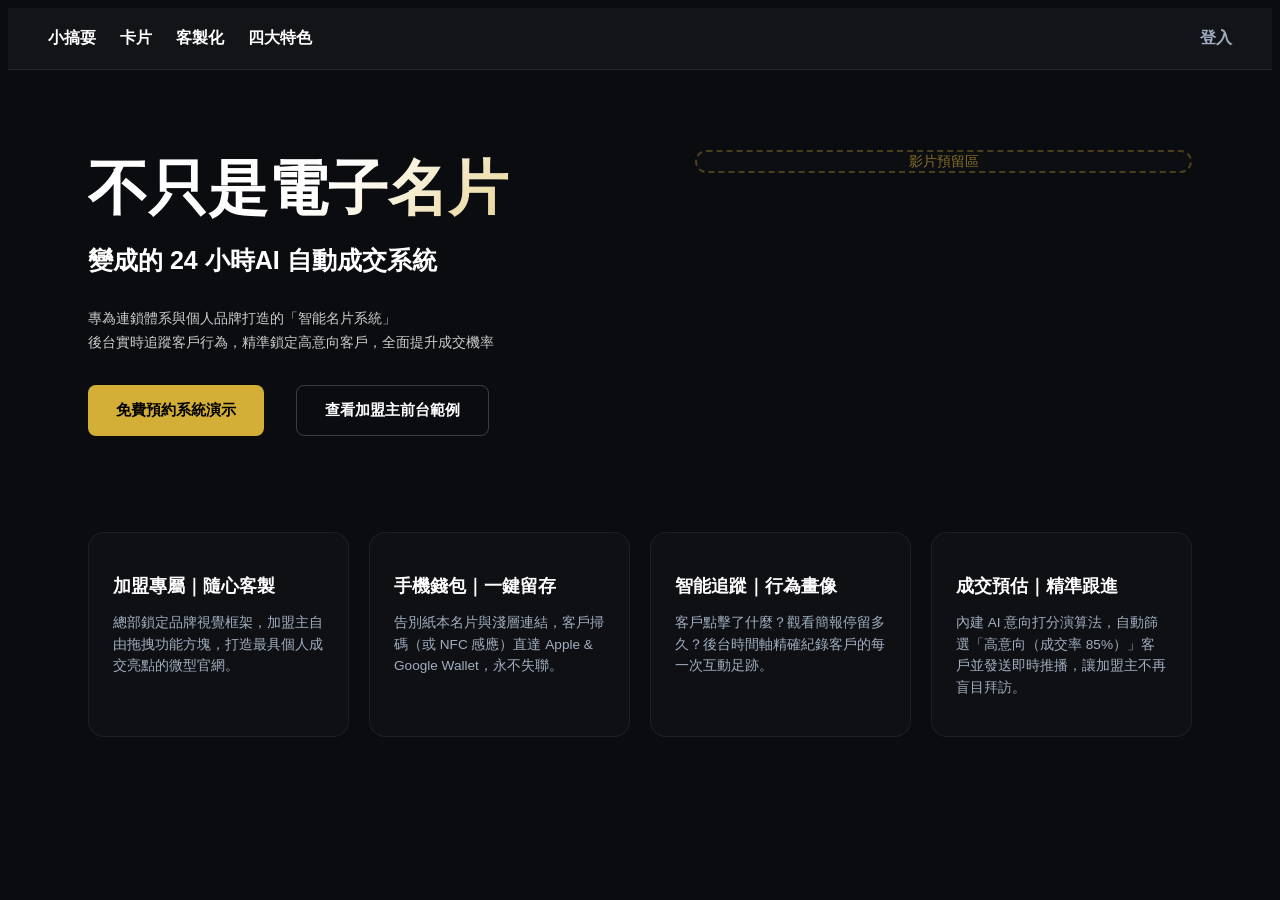
<file: index.html>
<!DOCTYPE html>
<html lang="zh-TW">

<head>
    <meta name="viewport" content="width=device-width, initial-scale=1.0" />
    <meta charset="utf-8" />
    <title>business-card</title>
    <link rel="stylesheet" href="index.css">
</head>

<body>
    <header class="title">
        <nav class="title1">
            <div>小搞耍</div>
            <div>卡片</div>
            <div>客製化</div>
            <div>四大特色</div>
        </nav>
        <div class="title2">
            <a href="signin.html" style="color: inherit; text-decoration: none;">登入</a>
        </div>
    </header>
    <main>
        <div class="hero-section">
            <div class="hero-section1">
                <h1 class="hero-title">不只是電子名片</h1>
                <h2>變成的 24 小時AI 自動成交系統</h2>
                <p class="hero-subtitle">專為連鎖體系與個人品牌打造的「智能名片系統」<br>後台實時追蹤客戶行為，精準鎖定高意向客戶，全面提升成交機率</p>
                <div class="cta-group">
                    <button class="btn btn-primary">免費預約系統演示</button>
                    <button class="btn btn-secondary">查看加盟主前台範例</button>
                </div>
            </div>
            <div class="hero-section2">
                影片預留區
            </div>
        </div>
        <div class="left-features-list">
            <div class="feature-item">
                <h3>加盟專屬｜隨心客製</h3>
                <p>總部鎖定品牌視覺框架，加盟主自由拖拽功能方塊，打造最具個人成交亮點的微型官網。</p>
            </div>
            <div class="feature-item">
                <h3>手機錢包｜一鍵留存</h3>
                <p>告別紙本名片與淺層連結，客戶掃碼（或 NFC 感應）直達 Apple & Google Wallet，永不失聯。</p>
            </div>
            <div class="feature-item">
                <h3>智能追蹤｜行為畫像</h3>
                <p>客戶點擊了什麼？觀看簡報停留多久？後台時間軸精確紀錄客戶的每一次互動足跡。</p>
            </div>
            <div class="feature-item">
                <h3>成交預估｜精準跟進</h3>
                <p>內建 AI 意向打分演算法，自動篩選「高意向（成交率 85%）」客戶並發送即時推播，讓加盟主不再盲目拜訪。</p>
            </div>
        </div>
    </main>
</body>

</html>
</file>
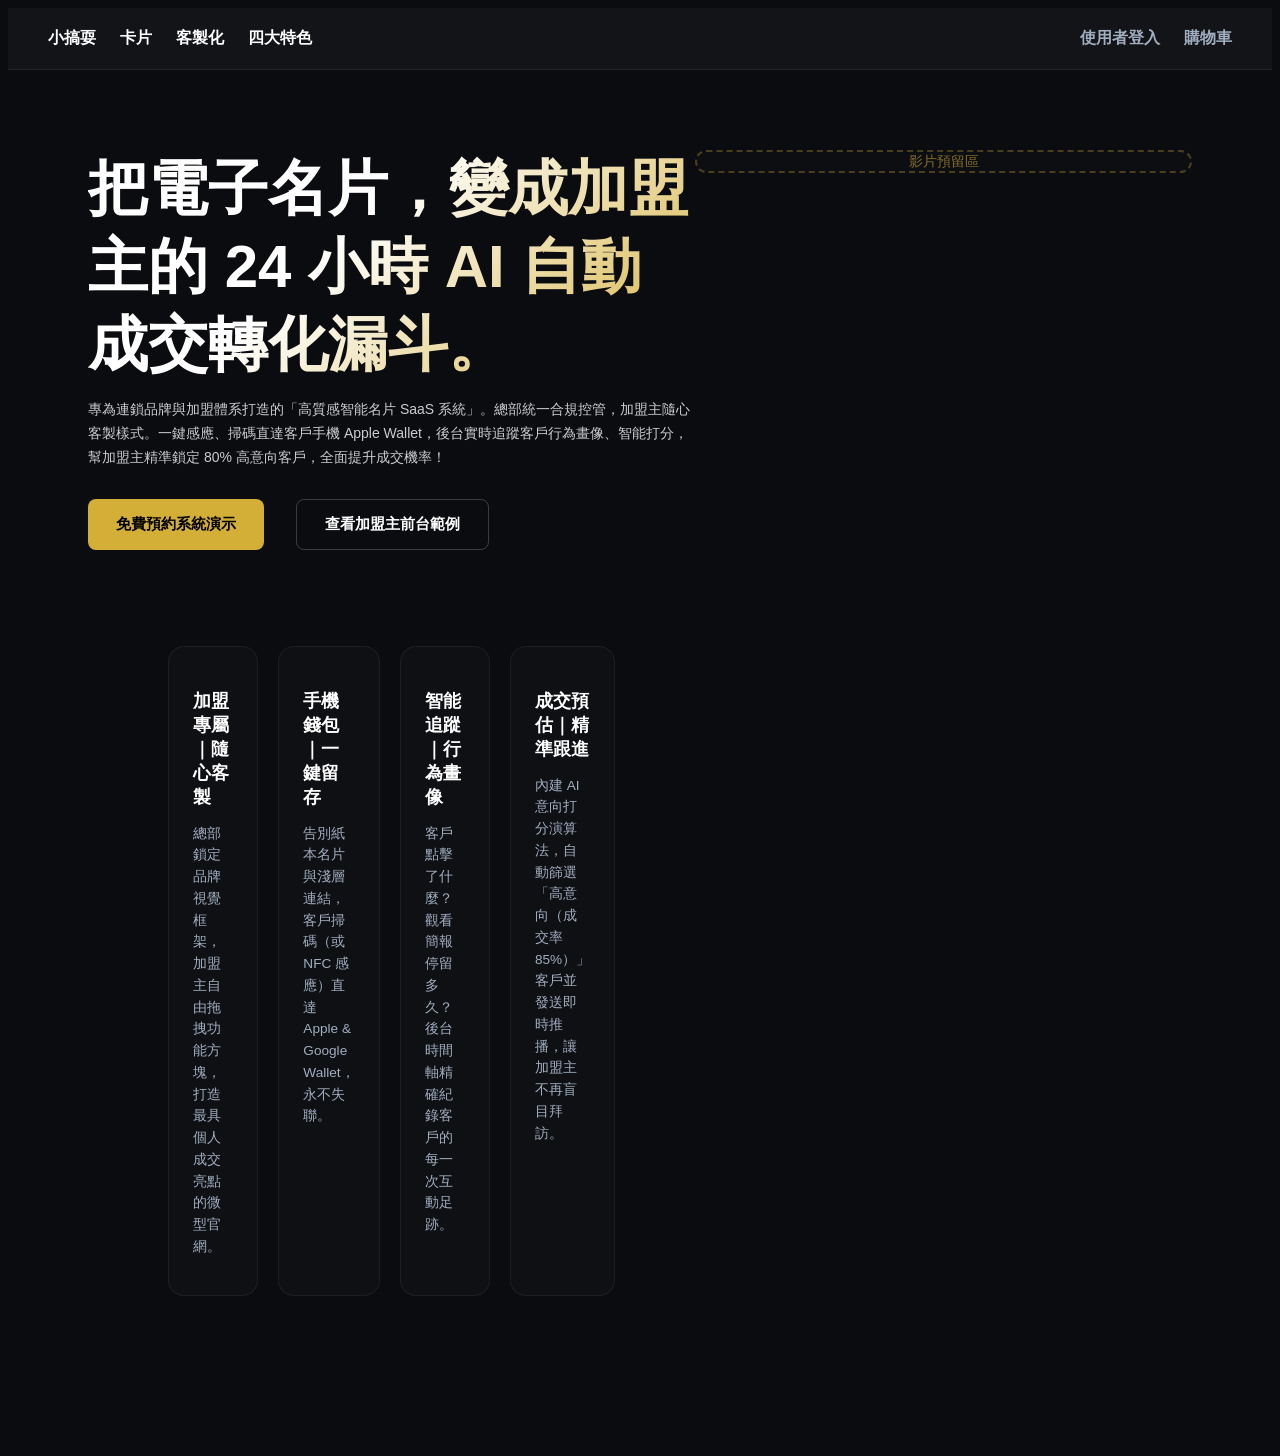
<file: business-card-index.html>
<!DOCTYPE html>
<html lang="zh-TW">
    <head>
        <meta name="viewport" content="width=device-width, initial-scale=1.0"/>
        <meta charset="utf-8"/>
        <title>business-card</title>
        <link rel="stylesheet" href="business-card.css">
    </head>
    <body>
        <header class="title">
            <nav class="title1">
                <div>小搞耍</div>
                <div>卡片</div>
                <div>客製化</div>
                <div>四大特色</div>
            </nav>
            <div class="title2">
                <div>使用者登入</div>
                <div>購物車</div>
            </div>
        </header>
        <main>
            <section class="hero-section">
                <div class="hero-section1">
                    <h1 class="hero-title">把電子名片，變成加盟主的 24 小時 AI 自動成交轉化漏斗。</h1>
                    <p class="hero-subtitle">專為連鎖品牌與加盟體系打造的「高質感智能名片 SaaS 系統」。總部統一合規控管，加盟主隨心客製樣式。一鍵感應、掃碼直達客戶手機 Apple Wallet，後台實時追蹤客戶行為畫像、智能打分，幫加盟主精準鎖定 80% 高意向客戶，全面提升成交機率！</p>
                    <div class="cta-group">
                        <button class="btn btn-primary">免費預約系統演示</button>
                        <button class="btn btn-secondary">查看加盟主前台範例</button>
                    </div>
                <div class="left-features-list">
                    <div class="feature-item">
                    <h3>加盟專屬｜隨心客製</h3>
                    <p>總部鎖定品牌視覺框架，加盟主自由拖拽功能方塊，打造最具個人成交亮點的微型官網。</p>
                </div>
                <div class="feature-item">
                    <h3>手機錢包｜一鍵留存</h3>
                    <p>告別紙本名片與淺層連結，客戶掃碼（或 NFC 感應）直達 Apple & Google Wallet，永不失聯。</p>
                </div>
                <div class="feature-item">
                    <h3>智能追蹤｜行為畫像</h3>
                    <p>客戶點擊了什麼？觀看簡報停留多久？後台時間軸精確紀錄客戶的每一次互動足跡。</p>
                </div>
                <div class="feature-item">
                    <h3>成交預估｜精準跟進</h3>
                    <p>內建 AI 意向打分演算法，自動篩選「高意向（成交率 85%）」客戶並發送即時推播，讓加盟主不再盲目拜訪。</p>
                        </div>
                </div>
                </div>
                <div class="hero-section2">
                    影片預留區
                </div>
            </section>
        </main>
    </body>
</html>
</file>
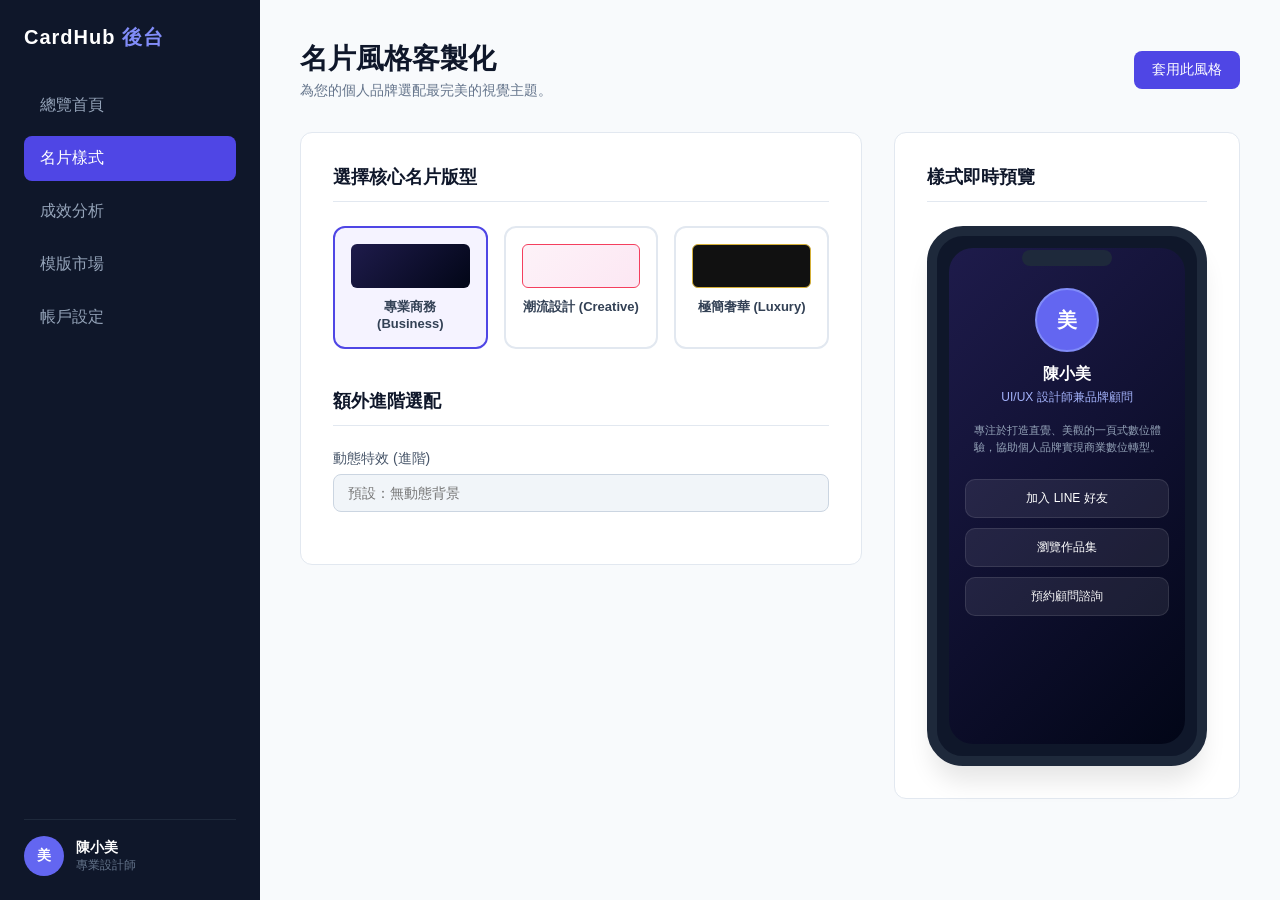
<file: cardstyle.html>
<!DOCTYPE html>
<html>
    <head>
        <meta charset="UTF-8">
        <meta name="viewport" content="width=device-width, initial-scale=1.0">
        <title>名片樣式</title>
        <link rel="stylesheet" href="cardstyle.css">
    </head>
    <body>
        <aside>
        <div>
            <div class="logo-area">CardHub <span>後台</span></div>
            <nav>
                <!-- 點擊可跳回首頁 -->
                <a href="userbackend.html">總覽首頁</a>
                <!-- 當前頁面高亮顯示 -->
                <a href="themepicker.html" class="active">名片樣式</a>
                <a href="#">成效分析</a>
                <a href="#">模版市場</a>
                <a href="#">帳戶設定</a>
            </nav>
        </div>
        <div class="user-profile">
            <div class="avatar-placeholder">美</div>
            <div class="user-info">
                <h4>陳小美</h4>
                <p>專業設計師</p>
            </div>
        </div>
    </aside>

    <!-- 主要內容區 -->
    <main>
        <header>
            <div>
                <h1>名片風格客製化</h1>
                <p>為您的個人品牌選配最完美的視覺主題。</p>
            </div>
            <div class="btn-group">
                <button class="btn btn-primary">套用此風格</button>
            </div>
        </header>

        <!-- 工作區：左側選配版型、右側即時預覽 -->
        <section class="workspace">
            <!-- 左側客製化選單 -->
            <div class="card-panel">
                <div class="panel-title">選擇核心名片版型</div>
                <div class="style-selector">
                    <button class="style-option active" data-theme="theme-business">
                        <div class="color-preview business-color"></div>
                        <span>專業商務 (Business)</span>
                    </button>
                    <button class="style-option" data-theme="theme-creative">
                        <div class="color-preview creative-color"></div>
                        <span>潮流設計 (Creative)</span>
                    </button>
                    <button class="style-option" data-theme="theme-luxury">
                        <div class="color-preview luxury-color"></div>
                        <span>極簡奢華 (Luxury)</span>
                    </button>
                </div>

                <div class="panel-title" style="margin-top: 40px;">額外進階選配</div>
                <div class="form-group">
                    <label>動態特效 (進階)</label>
                    <input type="text" placeholder="預設：無動態背景" disabled style="background-color: #f1f5f9; cursor: not-allowed;">
                </div>
            </div>

            <!-- 右側手機端模擬器 -->
            <div class="card-panel preview-container">
                <div class="panel-title" style="width: 100%;">樣式即時預覽</div>
                
                <div class="phone-shell">
                    <div class="phone-notch"></div>
                    <!-- 預設載入專業商務風 -->
                    <div class="phone-screen theme-business" id="phone-screen">
                        <div class="inner-avatar">美</div>
                        <div class="inner-name">陳小美</div>
                        <div class="inner-title">UI/UX 設計師兼品牌顧問</div>
                        <div class="inner-bio">專注於打造直覺、美觀的一頁式數位體驗，協助個人品牌實現商業數位轉型。</div>
                        
                        <div class="phone-links">
                            <div class="phone-link-btn">加入 LINE 好友</div>
                            <div class="phone-link-btn">瀏覽作品集</div>
                            <div class="phone-link-btn">預約顧問諮詢</div>
                        </div>
                    </div>
                </div>
            </div>
        </section>
    </main>

    <!-- 風格切換 JavaScript 邏輯 -->
    <script>
        const styleOptions = document.querySelectorAll('.style-option');
        const phoneScreen = document.getElementById('phone-screen');

        styleOptions.forEach(option => {
            option.addEventListener('click', () => {
                // 1. 切換選取按鈕的高亮狀態
                styleOptions.forEach(opt => opt.classList.remove('active'));
                option.classList.add('active');
                
                // 2. 移除手機原本的風格，換上新風格
                phoneScreen.className = 'phone-screen'; 
                const newTheme = option.getAttribute('data-theme');
                phoneScreen.classList.add(newTheme);
            });
        });
    </script>
    </body>
</html>
</file>
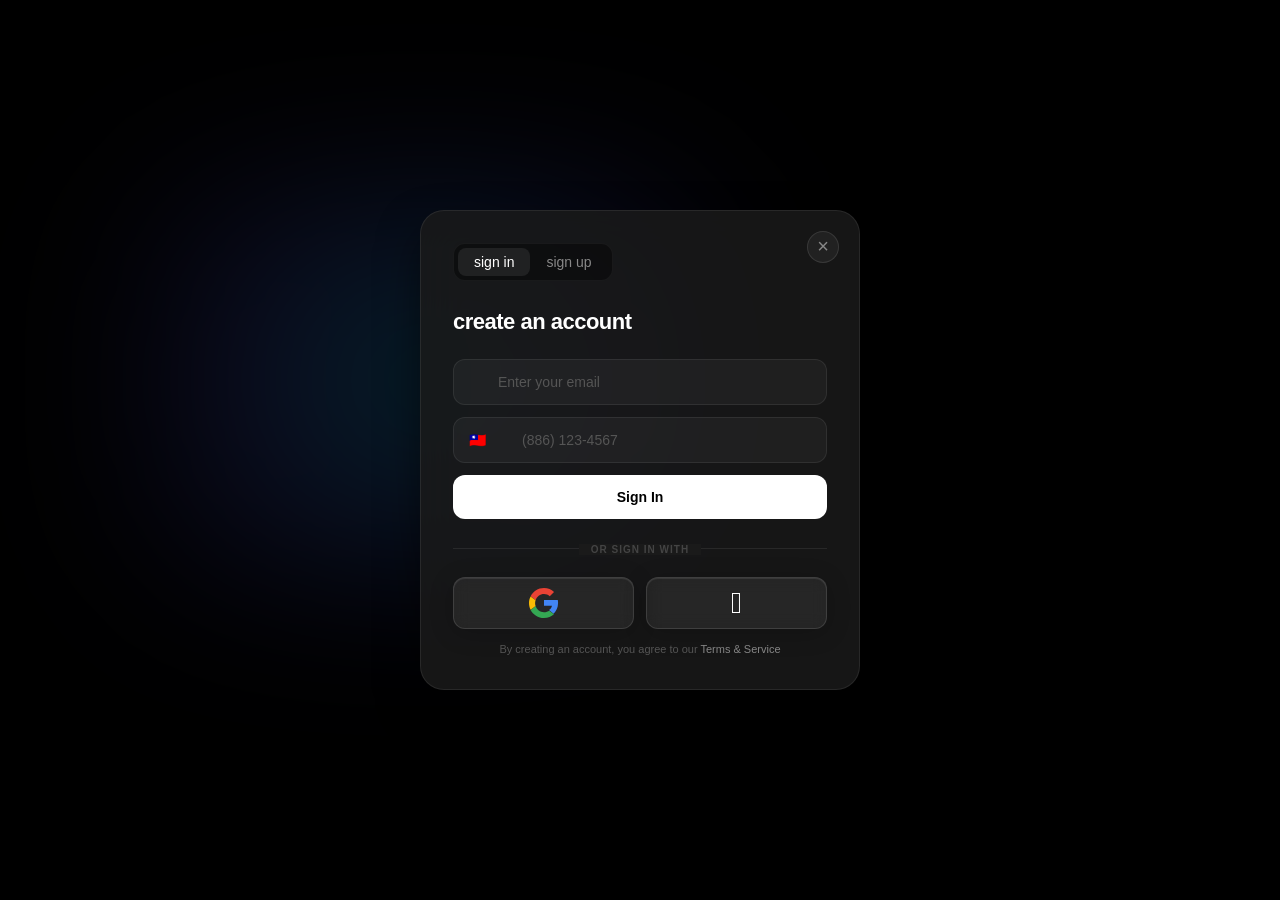
<file: signin.html>
<!DOCTYPE html>
<html lang="zh-TW">

<head>
    <meta name="viewport" content="width=device-width, initial-scale=1.0" />
    <meta charset="utf-8" />
    <title>login</title>
    <link rel="stylesheet" href="signin.css">
</head>

<body>
    <div class="background-aurora"></div>
    <div class="modal-container">
        <button class="close-btn">&times;</button>
        <div class="tab-container">
            <button class="tab-btn active">sign in</button>
            <button class="tab-btn "><a href="signup.html">sign up</a></button>
        </div>
        <h2>create an account</h2>
        <form class="signup-form">
            <div class="input-group">
                <i class="fa-regular fa-envelope input-icon"></i>
                <input type="email" placeholder="Enter your email" required>
            </div>
            <div class="input-group phone-group">
                <div class="country-code">
                    <span class="flag">🇹🇼</span>
                    <i class="fa-solid fa-chevron-down arrow-icon"></i>
                </div>
                <input type="tel" placeholder="(886) 123-4567" required>
            </div>
            <button type="submit" class="submit-btn" id="signin-btn">Sign In</button>
        </form>
        <div class="divider">
            <span>OR SIGN IN WITH</span>
        </div>
        <div class="social-login">
            <button class="google-signin-btn">
                <svg xmlns="http://w3.org" viewBox="0 0 48 48" width="30px" height="30px">
                    <path fill="#EA4335"
                        d="M24 9.5c3.54 0 6.71 1.22 9.21 3.6l6.85-6.85C35.9 2.38 30.47 0 24 0 14.62 0 6.51 5.38 2.56 13.22l7.98 6.19C12.43 13.72 17.74 9.5 24 9.5z" />
                    <path fill="#4285F4"
                        d="M46.5 24c0-1.63-.15-3.22-.42-4.75H24v9h12.75c-.55 2.95-2.22 5.46-4.73 7.14l7.35 5.7C43.68 36.8 46.5 31.03 46.5 24z" />
                    <path fill="#34A853"
                        d="M24 48c6.48 0 11.93-2.13 15.89-5.81l-7.35-5.7c-2.21 1.48-5.04 2.36-8.54 2.36-6.26 0-11.57-4.22-13.46-9.91l-7.98 6.19C6.51 42.62 14.62 48 24 48z" />
                    <path fill="#FBBC05"
                        d="M10.54 28.94c-.48-1.45-.76-2.99-.76-4.59s.27-3.14.76-4.59l-7.98-6.19C.92 16.46 0 20.12 0 24c0 3.88.92 7.54 2.56 10.78l7.98-6.14z" />
                </svg>

            </button>
            <button class="apple-signin-btn">
                
            </button>
        </div>
        <p class="terms-text">By creating an account, you agree to our <a href="#">Terms & Service</a></p>
    </div>
    <script>
    document.getElementById('signin-btn').addEventListener('click', function(e) {
        e.preventDefault(); // 阻止表單預設重新整理行為
        // 這裡未來可以寫驗證帳密的邏輯
        window.location.href = "userbackend.html"; // 成功後跳轉到後台
    });
    </script>
</body>

</html>
</file>
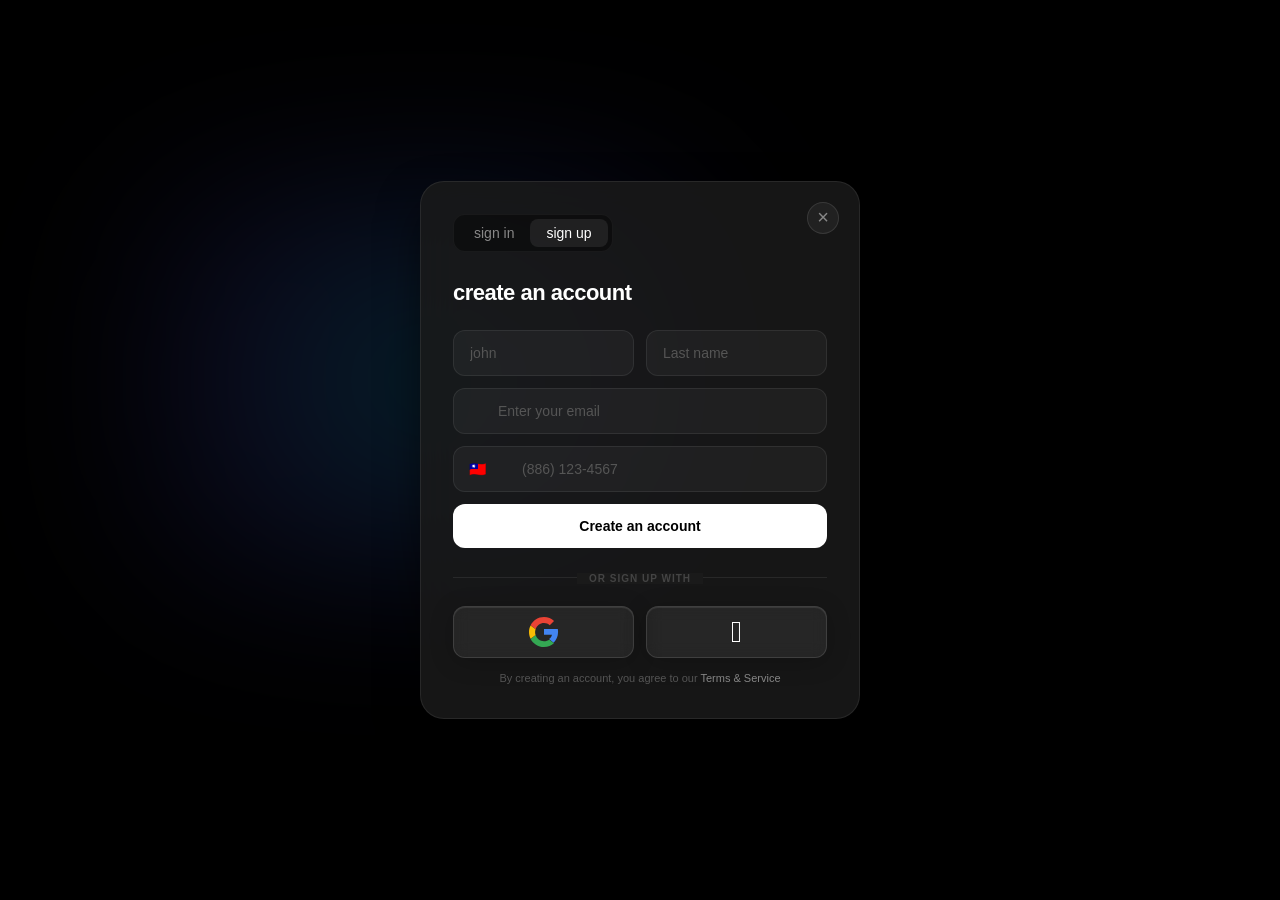
<file: signup.html>
<!DOCTYPE html>
<html lang="zh-TW">

<head>
    <meta name="viewport" content="width=device-width, initial-scale=1.0" />
    <meta charset="utf-8" />
    <title>login</title>
    <link rel="stylesheet" href="signup.css">
</head>

<body>
    <div class="background-aurora"></div>
    <div class="modal-container">
        <button class="close-btn">&times;</button>
        <div class="tab-container">
            <button class="tab-btn"><a href="signin.html">sign in</a></button>
            <button class="tab-btn active">sign up</button>
        </div>
        <h2>create an account</h2>
        <form class="signup-form">
            <div class="form-row">
                <input type="text" placeholder="john" required>
                <input type="text" placeholder="Last name" required>
            </div>
            <div class="input-group">
                <i class="fa-regular fa-envelope input-icon"></i>
                <input type="email" placeholder="Enter your email" required>
            </div>
            <div class="input-group phone-group">
                <div class="country-code">
                    <span class="flag">🇹🇼</span>
                    <i class="fa-solid fa-chevron-down arrow-icon"></i>
                </div>
                <input type="tel" placeholder="(886) 123-4567" required>
            </div>
            <button type="submit" class="submit-btn">Create an account</button>
        </form>
        <div class="divider">
            <span>OR SIGN UP WITH</span>
        </div>
        <div class="social-login">
            <button class="google-signin-btn">
                <svg xmlns="http://w3.org" viewBox="0 0 48 48" width="30px" height="30px">
                    <path fill="#EA4335"
                        d="M24 9.5c3.54 0 6.71 1.22 9.21 3.6l6.85-6.85C35.9 2.38 30.47 0 24 0 14.62 0 6.51 5.38 2.56 13.22l7.98 6.19C12.43 13.72 17.74 9.5 24 9.5z" />
                    <path fill="#4285F4"
                        d="M46.5 24c0-1.63-.15-3.22-.42-4.75H24v9h12.75c-.55 2.95-2.22 5.46-4.73 7.14l7.35 5.7C43.68 36.8 46.5 31.03 46.5 24z" />
                    <path fill="#34A853"
                        d="M24 48c6.48 0 11.93-2.13 15.89-5.81l-7.35-5.7c-2.21 1.48-5.04 2.36-8.54 2.36-6.26 0-11.57-4.22-13.46-9.91l-7.98 6.19C6.51 42.62 14.62 48 24 48z" />
                    <path fill="#FBBC05"
                        d="M10.54 28.94c-.48-1.45-.76-2.99-.76-4.59s.27-3.14.76-4.59l-7.98-6.19C.92 16.46 0 20.12 0 24c0 3.88.92 7.54 2.56 10.78l7.98-6.14z" />
                </svg>

            </button>
            <button class="apple-signin-btn">
                
            </button>
        </div>
        <p class="terms-text">By creating an account, you agree to our <a href="#">Terms & Service</a></p>
    </div>
</body>

</html>
</file>
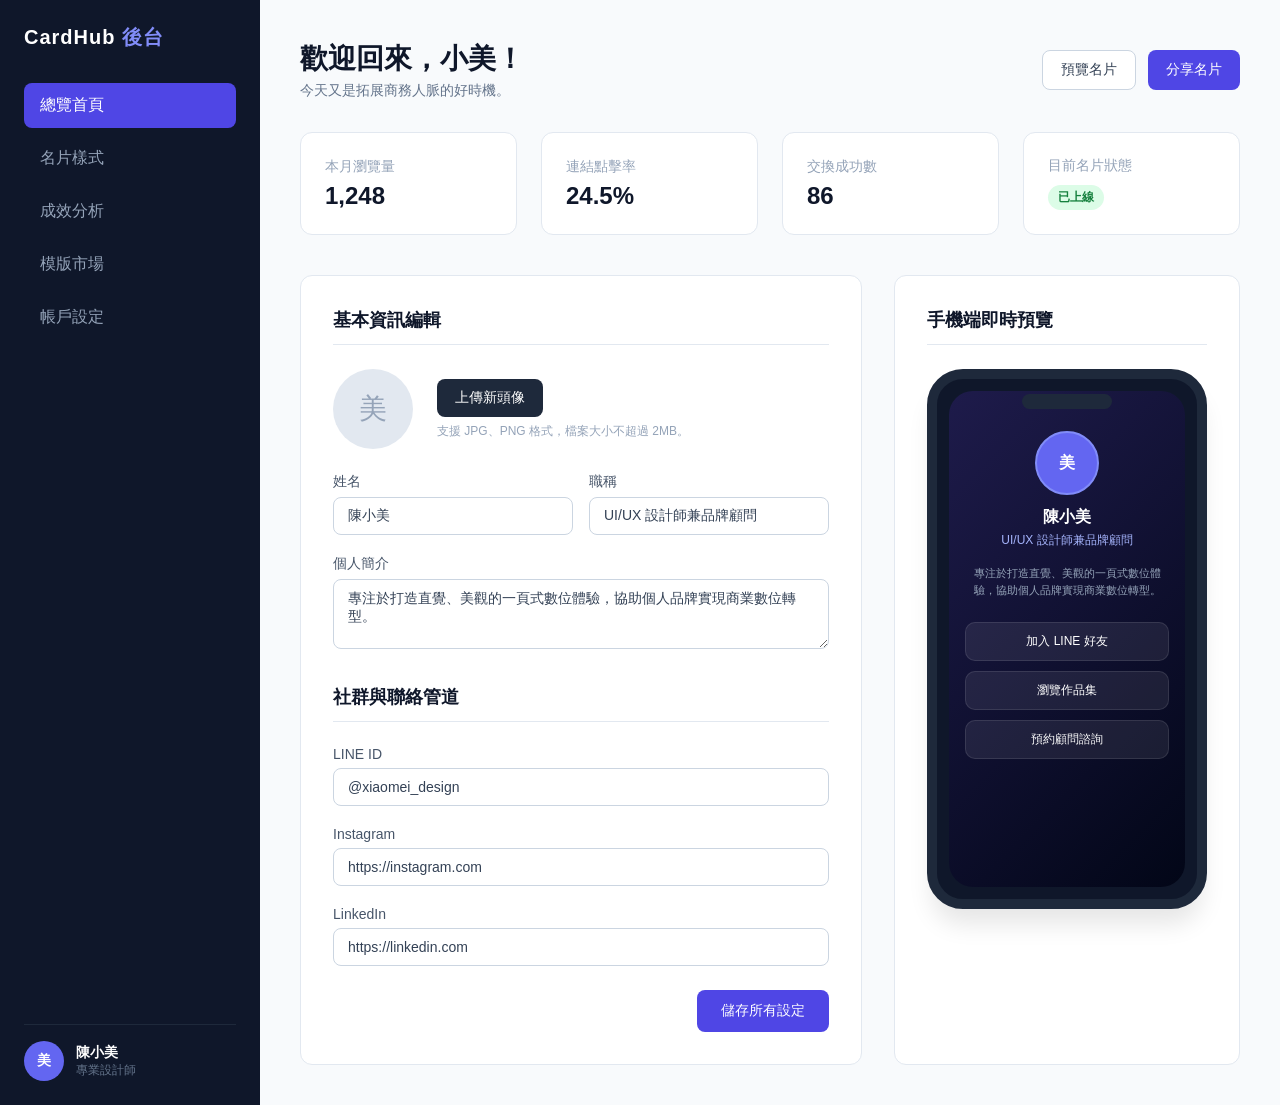
<file: userbackend.html>
<!DOCTYPE html>
<html lang="zh-TW">
<head>
    <meta charset="UTF-8">
    <meta name="viewport" content="width=device-width, initial-scale=1.0">
    <title>電子名片管理後台</title>
    <link rel="stylesheet" href="userbackend.css">
</head>
<body>
    <aside>
        <div>
            <div class="logo-area">CardHub <span>後台</span></div>
            <nav>
                <a href="userbackend.html" class="active">總覽首頁</a>
                <a href="cardstyle.html">名片樣式</a>
                <a href="#">成效分析</a>
                <a href="#">模版市場</a>
                <a href="#">帳戶設定</a>
            </nav>
        </div>
        <div class="user-profile">
            <div class="avatar-placeholder">美</div>
            <div class="user-info">
                <h4>陳小美</h4>
                <p>專業設計師</p>
            </div>
        </div>
    </aside>

    <!-- 主要內容區 (對應 main 樣式) -->
    <main>
        <!-- 頂部列 -->
        <header>
            <div>
                <h1>歡迎回來，小美！</h1>
                <p>今天又是拓展商務人脈的好時機。</p>
            </div>
            <div class="btn-group">
                <button class="btn btn-outline">預覽名片</button>
                <button class="btn btn-primary">分享名片</button>
            </div>
        </header>

        <!-- 數據卡片區 (對應 stats-grid 樣式) -->
        <section class="stats-grid">
            <div class="stat-card">
                <div>
                    <span class="stat-label">本月瀏覽量</span>
                    <span class="stat-value">1,248</span>
                </div>
            </div>
            <div class="stat-card">
                <div>
                    <span class="stat-label">連結點擊率</span>
                    <span class="stat-value">24.5%</span>
                </div>
            </div>
            <div class="stat-card">
                <div>
                    <span class="stat-label">交換成功數</span>
                    <span class="stat-value">86</span>
                </div>
            </div>
            <div class="stat-card">
                <div>
                    <span class="stat-label">目前名片狀態</span>
                    <div><span class="status-badge">已上線</span></div>
                </div>
            </div>
        </section>

        <!-- 工作區：左編輯、右預覽 (對應 workspace 樣式) -->
        <section class="workspace">
            <!-- 左側表單 -->
            <div class="card-panel">
                <div class="panel-title">基本資訊編輯</div>
                
                <div class="avatar-edit-section">
                    <div class="big-avatar-placeholder">美</div>
                    <div>
                        <button class="btn btn-dark">上傳新頭像</button>
                        <p class="avatar-hint">支援 JPG、PNG 格式，檔案大小不超過 2MB。</p>
                    </div>
                </div>

                <div class="form-row">
                    <div>
                        <label>姓名</label>
                        <input type="text" id="input-name" value="陳小美">
                    </div>
                    <div>
                        <label>職稱</label>
                        <input type="text" id="input-title" value="UI/UX 設計師兼品牌顧問">
                    </div>
                </div>

                <div class="form-group">
                    <label>個人簡介</label>
                    <textarea id="input-bio" rows="3">專注於打造直覺、美觀的一頁式數位體驗，協助個人品牌實現商業數位轉型。</textarea>
                </div>

                <div class="panel-title" style="margin-top: 32px;">社群與聯絡管道</div>
                
                <div class="form-group">
                    <label>LINE ID</label>
                    <input type="text" value="@xiaomei_design">
                </div>
                <div class="form-group">
                    <label>Instagram</label>
                    <input type="text" value="https://instagram.com">
                </div>
                <div class="form-group">
                    <label>LinkedIn</label>
                    <input type="text" value="https://linkedin.com">
                </div>

                <div style="text-align: right; margin-top: 24px;">
                    <button class="btn btn-primary" style="padding: 12px 24px;">儲存所有設定</button>
                </div>
            </div>

            <!-- 右側手機預覽 -->
            <div class="card-panel preview-container">
                <div class="panel-title" style="width: 100%;">手機端即時預覽</div>
                
                <div class="phone-shell">
                    <div class="phone-notch"></div>
                    <div class="phone-screen">
                        <div class="inner-avatar">美</div>
                        <div class="inner-name" id="preview-name">陳小美</div>
                        <div class="inner-title" id="preview-title">UI/UX 設計師兼品牌顧問</div>
                        <div class="inner-bio" id="preview-bio">專注於打造直覺、美觀的一頁式數位體驗，協助個人品牌實現商業數位轉型。</div>
                        
                        <div class="phone-links">
                            <div class="phone-link-btn">加入 LINE 好友</div>
                            <div class="phone-link-btn">瀏覽作品集</div>
                            <div class="phone-link-btn">預約顧問諮詢</div>
                        </div>
                    </div>
                </div>
            </div>
        </section>
    </main>

    <!-- JavaScript 腳本：在輸入框打字時，右側手機預覽會跟著即時動態改變！ -->
    <script>
        const inputName = document.getElementById('input-name');
        const inputTitle = document.getElementById('input-title');
        const inputBio = document.getElementById('input-bio');

        const previewName = document.getElementById('preview-name');
        const previewTitle = document.getElementById('preview-title');
        const previewBio = document.getElementById('preview-bio');

        inputName.addEventListener('input', (e) => previewName.textContent = e.target.value);
        inputTitle.addEventListener('input', (e) => previewTitle.textContent = e.target.value);
        inputBio.addEventListener('input', (e) => previewBio.textContent = e.target.value);
    </script>

</body>
</html>
</file>
<file: index.css>
* {
    box-sizing: border-box;
    /* margin: 0;
    padding: 0; */
    font-family: sans-serif;
}

body {
    background-color: #0b0c10;
    color: #ffffff;
    padding: 0;
}

.title {
    display: flex;
    justify-content: space-between;
    align-items: center;
    background: rgba(255, 255, 255, 0.03);
    border-bottom: 1px solid rgba(255, 255, 255, 0.08);
    padding: 20px 40px;
}

.title1,
.title2 {
    display: flex;
    gap: 24px;
    font-weight: bold;
    cursor: pointer;
}

.title2 {
    color: #a0aec0;
    font-weight: bold;
}

.main {
    width: 1400px;
    margin: 0 auto;
    padding: 0 40px;
}

.hero-section {
    display: flex;
    margin: 80px;
    justify-content: space-between;
    align-items: flex-start;
}

.hero-section1 {
    flex: 55%;
    height: 100%;
    text-align: left;
    display: flex;
    flex-direction: column;
    justify-content: space-evenly;
}

.hero-section2 {
    width: 45%;
    height: 100%;
    border: 2px dashed rgba(214, 175, 55, 0.3);
    background: rgba(255, 255, 255, 0.01);
    border-radius: 20px;
    display: flex;
    align-items: center;
    justify-content: center;
    color: rgba(214, 175, 55, 0.6);
    font-size: 0.9rem;
}

.hero-title {
    font-size: 60px;
    font-weight: 800;
    line-height: 1.3;
    background: linear-gradient(135deg, #ffffff 40%, #d4af37 100%);
    background-clip: text;
    -webkit-background-clip: text;
    -webkit-text-fill-color: transparent;
    margin: 0px;
}

.hero-section1 h2{
    font-size: 25px;
    margin: 16px 0px ;
}

.hero-subtitle {
    font-size: 14px;
    color: #CBCDCD;
    line-height: 1.7;
}

.cta-group {
    display: flex;
    justify-content:flex-start;
    margin: 16px 0px;
    width: 100%;
    gap:32px;
}

.btn {
    padding: 14px 28px;
    border-radius: 8px;
    font-weight: bold;
    font-size: 0.95rem;
    cursor: pointer;
    transition: all 0.2s;
}

.btn-primary {
    background-color: #d4af37;
    color: #000000;
    border: none;
}

.btn-primary:hover {
    background-color: #f9e8a2;
}

.btn-secondary {
    background-color: transparent;
    color: #ffffff;
    border: 1px solid rgba(255, 255, 255, 0.2);
}

.btn-secondary:hover {
    background-color: rgba(255, 255, 255, 0.05);
}



.left-features-list {
    margin: 80px;
    display: grid;
    grid-template-columns: repeat(4, 1fr);
    gap: 20px;
}

.feature-item {
    background: rgba(255, 255, 255, 0.02);
    border: 1px solid rgba(255, 255, 255, 0.06);
    border-radius: 16px;
    padding: 24px;
    transition: all 0.3s ease;
}

.feature-item:hover {
    transform: translateY(-5px);
    background: rgba(255, 255, 255, 0.04);
    border-color: rgba(212, 175, 55, 0.3);
}

.feature-item h3 {
    font-size: 1.1rem;
    font-weight: bold;
    margin-bottom: 12px;
    color: #ffffff;
}

.feature-item p {
    font-size: 0.85rem;
    color: #a0aec0;
    line-height: 1.6;
}
</file>
<file: business-card.css>
* {
    box-sizing: border-box;
    /* margin: 0;
    padding: 0; */
    font-family: sans-serif;
}

body {
    background-color: #0b0c10;
    color: #ffffff;
    padding: 0;
}

.title {
    display: flex;
    justify-content: space-between;
    align-items: center;
    background: rgba(255, 255, 255, 0.03);
    border-bottom: 1px solid rgba(255, 255, 255, 0.08);
    padding: 20px 40px;
}

.title1,
.title2 {
    display: flex;
    gap: 24px;
    font-weight: bold;
    cursor: pointer;
}

.title2 {
    color: #a0aec0;
    font-weight: bold;
}

.main {
    width: 1400px;
    margin: 0 auto;
    padding: 0 40px;
}

.hero-section {
    display: flex;
    margin: 80px;
    justify-content: space-between;
    align-items: flex-start;
}

.hero-section1 {
    flex: 55%;
    height: 100%;
    text-align: left;
    display: flex;
    flex-direction: column;
    justify-content: space-evenly;
}

.hero-section2 {
    width: 45%;
    height: 100%;
    border: 2px dashed rgba(214, 175, 55, 0.3);
    background: rgba(255, 255, 255, 0.01);
    border-radius: 20px;
    display: flex;
    align-items: center;
    justify-content: center;
    color: rgba(214, 175, 55, 0.6);
    font-size: 0.9rem;
}

.hero-title {
    font-size: 60px;
    font-weight: 800;
    line-height: 1.3;
    background: linear-gradient(135deg, #ffffff 40%, #d4af37 100%);
    background-clip: text;
    -webkit-background-clip: text;
    -webkit-text-fill-color: transparent;
    margin: 0px;
}

.hero-section1 h2{
    font-size: 25px;
    margin: 16px 0px ;
}

.hero-subtitle {
    font-size: 14px;
    color: #CBCDCD;
    line-height: 1.7;
}

.cta-group {
    display: flex;
    justify-content:flex-start;
    margin: 16px 0px;
    width: 100%;
    gap:32px;
}

.btn {
    padding: 14px 28px;
    border-radius: 8px;
    font-weight: bold;
    font-size: 0.95rem;
    cursor: pointer;
    transition: all 0.2s;
}

.btn-primary {
    background-color: #d4af37;
    color: #000000;
    border: none;
}

.btn-primary:hover {
    background-color: #f9e8a2;
}

.btn-secondary {
    background-color: transparent;
    color: #ffffff;
    border: 1px solid rgba(255, 255, 255, 0.2);
}

.btn-secondary:hover {
    background-color: rgba(255, 255, 255, 0.05);
}



.left-features-list {
    margin: 80px;
    display: grid;
    grid-template-columns: repeat(4, 1fr);
    gap: 20px;
}

.feature-item {
    background: rgba(255, 255, 255, 0.02);
    border: 1px solid rgba(255, 255, 255, 0.06);
    border-radius: 16px;
    padding: 24px;
    transition: all 0.3s ease;
}

.feature-item:hover {
    transform: translateY(-5px);
    background: rgba(255, 255, 255, 0.04);
    border-color: rgba(212, 175, 55, 0.3);
}

.feature-item h3 {
    font-size: 1.1rem;
    font-weight: bold;
    margin-bottom: 12px;
    color: #ffffff;
}

.feature-item p {
    font-size: 0.85rem;
    color: #a0aec0;
    line-height: 1.6;
}
</file>
<file: cardstyle.css>
/* ==========================================================================
   1. 全域重設與基礎樣式 (Reset & Base)
   ========================================================================== */
* {
    box-sizing: border-box;
    margin: 0;
    padding: 0;
    font-family: -apple-system, BlinkMacSystemFont, "Segoe UI", Roboto, "Helvetica Neue", Arial, sans-serif;
}

body {
    background-color: #f8fafc;
    color: #334155;
    display: flex;
    min-height: 100vh;
    overflow-x: hidden;
}

/* ==========================================================================
   2. 後台兩欄主佈局 (Sidebar & Main Layout)
   ========================================================================== */
/* 側邊導覽欄 */
aside {
    width: 260px;
    background-color: #0f172a;
    color: #ffffff;
    display: flex;
    flex-direction: column;
    justify-content: space-between;
    padding: 24px;
    flex-shrink: 0;
}

.logo-area {
    font-size: 20px;
    font-weight: bold;
    letter-spacing: 1px;
    margin-bottom: 32px;
}

.logo-area span {
    color: #818cf8;
}

nav {
    display: flex;
    flex-direction: column;
    gap: 8px;
}

nav a {
    display: block;
    padding: 12px 16px;
    color: #94a3b8;
    text-decoration: none;
    border-radius: 8px;
    font-weight: 500;
    transition: all 0.2s ease;
}

nav a.active {
    background-color: #4f46e5;
    color: #ffffff;
}

nav a:hover:not(.active) {
    background-color: #1e293b;
    color: #ffffff;
}

/* 使用者個人資訊區區塊 */
.user-profile {
    border-top: 1px solid #1e293b;
    padding-top: 16px;
    display: flex;
    align-items: center;
    gap: 12px;
}

.avatar-placeholder {
    width: 40px;
    height: 40px;
    border-radius: 50%;
    background-color: #6366f1;
    display: flex;
    align-items: center;
    justify-content: center;
    font-weight: bold;
    font-size: 14px;
    flex-shrink: 0;
}

.user-info h4 {
    font-size: 14px;
    font-weight: 600;
}

.user-info p {
    font-size: 12px;
    color: #64748b;
}

/* 主要內容顯示區 */
main {
    flex: 1;
    padding: 40px;
    overflow-y: auto;
}

header {
    display: flex;
    justify-content: space-between;
    align-items: center;
    margin-bottom: 32px;
}

header h1 {
    font-size: 28px;
    color: #0f172a;
    margin-bottom: 4px;
}

header p {
    font-size: 14px;
    color: #64748b;
}

/* ==========================================================================
   3. 通用元件與表單 (UI Components & Forms)
   ========================================================================== */
/* 按鈕樣式組合 */
.btn-group {
    display: flex;
    gap: 12px;
}

button, .btn {
    padding: 10px 18px;
    border-radius: 8px;
    font-size: 14px;
    font-weight: 500;
    cursor: pointer;
    border: none;
    transition: all 0.2s ease;
    display: inline-block;
    text-align: center;
    text-decoration: none;
}

.btn-outline {
    background-color: #ffffff;
    border: 1px solid #cbd5e1;
    color: #334155;
}

.btn-outline:hover {
    background-color: #f8fafc;
}

.btn-primary {
    background-color: #4f46e5;
    color: #ffffff;
}

.btn-primary:hover {
    background-color: #4338ca;
}

.btn-dark {
    background-color: #1e293b;
    color: #ffffff;
}

.btn-dark:hover {
    background-color: #0f172a;
}

/* 數據卡片區 */
.stats-grid {
    display: grid;
    grid-template-columns: repeat(4, 1fr);
    gap: 24px;
    margin-bottom: 40px;
}

.stat-card {
    background-color: #ffffff;
    padding: 24px;
    border-radius: 12px;
    border: 1px solid #e2e8f0;
}

.stat-label {
    font-size: 14px;
    color: #94a3b8;
    margin-bottom: 6px;
    display: block;
}

.stat-value {
    font-size: 24px;
    font-weight: 700;
    color: #0f172a;
}

.status-badge {
    background-color: #dcfce7;
    color: #15803d;
    padding: 4px 10px;
    border-radius: 20px;
    font-size: 12px;
    font-weight: 600;
    display: inline-block;
}

/* 內頁區塊面板 */
.workspace {
    display: grid;
    grid-template-columns: 2fr 1fr;
    gap: 32px;
    align-items: start;
}

.card-panel {
    background-color: #ffffff;
    padding: 32px;
    border-radius: 12px;
    border: 1px solid #e2e8f0;
}

.panel-title {
    font-size: 18px;
    font-weight: 700;
    color: #0f172a;
    margin-bottom: 24px;
    padding-bottom: 12px;
    border-bottom: 1px solid #e2e8f0;
}

/* 基本表單樣式 */
.form-group {
    margin-bottom: 20px;
}

.form-row {
    display: grid;
    grid-template-columns: 1fr 1fr;
    gap: 16px;
    margin-bottom: 20px;
}

label {
    display: block;
    font-size: 14px;
    font-weight: 500;
    color: #475569;
    margin-bottom: 6px;
}

input[type="text"], textarea {
    width: 100%;
    padding: 10px 14px;
    border: 1px solid #cbd5e1;
    border-radius: 8px;
    font-size: 14px;
    color: #334155;
    outline: none;
    transition: all 0.2s;
}

input:focus, textarea:focus {
    border-color: #4f46e5;
    box-shadow: 0 0 0 3px rgba(79, 70, 229, 0.1);
}

.avatar-edit-section {
    display: flex;
    align-items: center;
    gap: 24px;
    margin-bottom: 24px;
}

.big-avatar-placeholder {
    width: 80px;
    height: 80px;
    border-radius: 50%;
    background-color: #e2e8f0;
    display: flex;
    align-items: center;
    justify-content: center;
    font-size: 28px;
    color: #94a3b8;
}

.avatar-hint {
    font-size: 12px;
    color: #94a3b8;
    margin-top: 6px;
}

/* ==========================================================================
   4. 🚗 汽車級客製化選配控制面板 (Style Selector)
   ========================================================================== */
.style-selector {
    display: grid;
    grid-template-columns: repeat(3, 1fr);
    gap: 16px;
}

.style-option {
    background: #ffffff;
    border: 2px solid #e2e8f0;
    padding: 16px;
    border-radius: 12px;
    display: flex;
    flex-direction: column;
    align-items: center;
    gap: 10px;
    cursor: pointer;
    transition: all 0.2s ease;
}

.style-option:hover {
    border-color: #cbd5e1;
}

.style-option.active {
    border-color: #4f46e5;
    background-color: #f5f3ff;
}

/* 選配面板的微縮色彩預覽圖 */
.color-preview {
    width: 100%;
    height: 44px;
    border-radius: 6px;
}

.business-color { background: linear-gradient(135deg, #1e1b4b, #020617); }
.creative-color { background: linear-gradient(135deg, #fdf2f8, #fce7f3); border: 1px solid #f43f5e; }
.luxury-color { background: #111111; border: 1px solid #d4af37; }

.style-option span {
    font-size: 13px;
    font-weight: 600;
    color: #334155;
}

/* ==========================================================================
   5. 手機端模擬外框 (Phone Shell Emulator)
   ========================================================================== */
.preview-container {
    display: flex;
    flex-direction: column;
    align-items: center;
}

.phone-shell {
    width: 280px;
    height: 540px;
    border: 10px solid #1e293b;
    border-radius: 36px;
    background-color: #0f172a;
    padding: 12px;
    box-shadow: 0 20px 25px -5px rgba(0, 0, 0, 0.1);
    position: relative;
    flex-shrink: 0;
}

.phone-notch {
    position: absolute;
    top: 14px;
    left: 50%;
    transform: translateX(-50%);
    width: 90px;
    height: 16px;
    background-color: #1e293b;
    border-radius: 10px;
    z-index: 10;
}

.phone-screen {
    width: 100%;
    height: 100%;
    border-radius: 24px;
    padding: 24px 16px;
    display: flex;
    flex-direction: column;
    align-items: center;
    overflow-y: auto;
    transition: all 0.4s cubic-bezier(0.4, 0, 0.2, 1); /* 平滑無縫變更車色/外觀 */
}

/* 手機內名片核心欄位基礎設定 */
.inner-avatar {
    width: 64px;
    height: 64px;
    border-radius: 50%;
    display: flex;
    align-items: center;
    justify-content: center;
    font-weight: bold;
    margin-bottom: 12px;
    margin-top: 16px;
    font-size: 20px;
    transition: all 0.3s;
}

.inner-name { 
    font-size: 16px; 
    font-weight: 700; 
    margin-bottom: 4px; 
}

.inner-title { 
    font-size: 12px; 
    margin-bottom: 16px; 
}

.inner-bio { 
    font-size: 11px; 
    text-align: center; 
    margin-bottom: 24px; 
    line-height: 1.5; 
}

.phone-links { 
    width: 100%; 
    display: flex; 
    flex-direction: column; 
    gap: 10px; 
}

.phone-link-btn { 
    padding: 10px; 
    text-align: center; 
    font-size: 12px; 
    font-weight: 500; 
    transition: all 0.2s ease; 
}

/* ==========================================================================
   6. 🚗 三種選配樣式風格定義 (Theme Collections)
   ========================================================================== */

/* --------------------------------------------------
   風格 A：💼 專業商務風 (Theme Business)
   -------------------------------------------------- */
.theme-business {
    background: linear-gradient(135deg, #1e1b4b 0%, #020617 100%);
    color: #ffffff;
}
.theme-business .inner-avatar { 
    background-color: #6366f1; 
    border: 2px solid #818cf8; 
    color: #ffffff; 
}
.theme-business .inner-title { color: #a5b4fc; }
.theme-business .inner-bio { color: #94a3b8; }
.theme-business .phone-link-btn {
    background-color: rgba(255, 255, 255, 0.08);
    border: 1px solid rgba(255, 255, 255, 0.1);
    color: #ffffff;
    border-radius: 10px; /* 方中帶圓俐落質感 */
}
.theme-business .phone-link-btn:hover { 
    background-color: rgba(255, 255, 255, 0.15); 
}

/* --------------------------------------------------
   風格 B：🎨 潮流設計風 (Theme Creative)
   -------------------------------------------------- */
.theme-creative {
    background: linear-gradient(135deg, #fdf2f8 0%, #fce7f3 100%);
    color: #1e293b;
}
.theme-creative .inner-avatar { 
    background-color: #ec4899; 
    color: #ffffff; 
    border: none; 
}
.theme-creative .inner-title { 
    color: #db2777; 
    font-weight: 600; 
}
.theme-creative .inner-bio { color: #64748b; }
.theme-creative .phone-link-btn {
    background: #ec4899;
    color: #ffffff;
    border: none;
    border-radius: 30px; /* 潮流活潑超圓角膠囊狀 */
    box-shadow: 0 4px 6px -1px rgba(236, 72, 153, 0.2);
}
.theme-creative .phone-link-btn:hover { 
    background: #db2777; 
    transform: translateY(-1px); 
}
.theme-luxury{
    background-color: #111111;
    color: #f1f5f9;
    border: 1px solid #d4af37;
}
.theme-luxury .inner-avatar {
    background-color: #222222;border: 1px solid #d4af37;color: #d4af37;
}
.theme-luxury .inner-title {
    color: #d4af37;font-family: "Georgia", serif;font-style: italic;
}
.theme-luxury .inner-bio {
    color: #94a3b8;font-family: "Georgia", serif;
}
.theme-luxury .phone-link-btn {
    background-color: transparent;border: 1px solid #d4af37;
    color: #d4af37;border-radius: 0px;letter-spacing: 1px;
}
.theme-luxury .phone-link-btn:hover {
    background-color: #d4af37;color: #111111;
}
</file>
<file: signin.css>
* {
    margin: 0;
    padding: 0;
    box-sizing: border-box;
    font-family: -apple-system, BlinkMacSystemFont, "Segoe UI", Roboto, Helvetica, Arial, sans-serif;
}
body {
    background-color: #000000;
    height: 100vh;
    display: flex;
    justify-content: center;
    align-items: center;
    overflow: hidden;
    position: relative;
}

/* 模擬背景的彩色流光效果 */
.background-aurora {
    position: absolute;
    width: 600px;
    height: 400px;
    left: 10%;
    top: 20%;
    background: radial-gradient(circle, rgba(0,242,254,0.15) 0%, rgba(79,79,229,0.15) 50%, transparent 100%);
    filter: blur(80px);
    z-index: 1;
}

/* 彈窗主面板 */
.modal-container {
    background-color: rgba(26, 26, 26, 0.85);
    border: 1px solid rgba(255, 255, 255, 0.08);
    backdrop-filter: blur(20px);
    width: 440px;
    border-radius: 24px;
    padding: 32px;
    color: #ffffff;
    position: relative;
    z-index: 10;
    box-shadow: 0 20px 40px rgba(0, 0, 0, 0.5);
}

/* 關閉按鈕 */
.close-btn {
    position: absolute;
    top: 20px;
    right: 20px;
    background: rgba(255, 255, 255, 0.05);
    border: 1px solid rgba(255, 255, 255, 0.1);
    color: #888;
    font-size: 20px;
    width: 32px;
    height: 32px;
    border-radius: 50%;
    cursor: pointer;
    display: flex;
    align-items: center;
    justify-content: center;
    transition: 0.2s;
}
.close-btn:hover {
    color: #fff;
    background: rgba(255, 255, 255, 0.1);
}

/* 頁籤切換 */
.tab-container {
    display: inline-flex;
    background-color: rgba(0, 0, 0, 0.4);
    padding: 4px;
    border-radius: 12px;
    margin-bottom: 28px;
    border: 1px solid rgba(255, 255, 255, 0.05);
}
.tab-btn {
    background: none;
    border: none;
    padding: 6px 16px;
    border-radius: 8px;
    cursor: pointer;
    transition: 0.2s;
}

.tab-btn a{
    color: #888;
    font-weight: 500;
    font-size: 14px;
    text-decoration: none;
}

.tab-btn.active {
    font-weight: 500;
    font-size: 14px;
    background-color: rgba(255, 255, 255, 0.08);
    color: #ffffff;
}

/* 標題 */
h2 {
    font-size: 22px;
    font-weight: 600;
    margin-bottom: 24px;
    letter-spacing: -0.5px;
}

/* 表單與輸入框 */
.signup-form {
    display: flex;
    flex-direction: column;
    gap: 12px;
}

.form-row {
    display: flex;
    gap: 12px;
}
.form-row input {
    flex: 1;
}

input {
    background-color: rgba(255, 255, 255, 0.04);
    border: 1px solid rgba(255, 255, 255, 0.08);
    border-radius: 12px;
    padding: 14px 16px;
    color: #ffffff;
    font-size: 14px;
    outline: none;
    width: 100%;
    transition: 0.2s;
}
input:focus {
    border-color: rgba(255, 255, 255, 0.2);
    background-color: rgba(255, 255, 255, 0.06);
}
input::placeholder {
    color: #555555;
}

/* 附帶圖標的輸入框組合 */
.input-group {
    position: relative;
    display: flex;
    align-items: center;
}
.input-icon {
    position: absolute;
    left: 16px;
    color: #555555;
    font-size: 16px;
}
.input-group .input-icon + input {
    padding-left: 44px;
}

/* 電話號碼專用樣式 */
.phone-group .country-code {
    position: absolute;
    left: 16px;
    display: flex;
    align-items: center;
    gap: 6px;
    color: #555555;
    font-size: 14px;
    cursor: pointer;
}
.arrow-icon {
    font-size: 10px;
}
.phone-group input {
    padding-left: 68px;
}

/* 提交按鈕 */
.submit-btn {
    background-color: #ffffff;
    color: #000000;
    border: none;
    border-radius: 12px;
    padding: 14px;
    font-size: 14px;
    font-weight: 600;
    cursor: pointer;
    transition: 0.2s;
}
.submit-btn:hover {
    background-color: #e6e6e6;
}

/* 分隔線 */
.divider {
    text-align: center;
    margin: 20px 0;
    position: relative;
}
.divider::before {
    content: "";
    position: absolute;
    top: 50%;
    left: 0;
    width: 100%;
    height: 1px;
    background-color: rgba(255, 255, 255, 0.08);
    z-index: 1;
}
.divider span {
    position: relative;
    z-index: 2;
    background-color: #1a1a1a;
    padding: 0 12px;
    color: #444444;
    font-size: 10px;
    font-weight: 700;
    letter-spacing: 1px;
}

/* 第三方登入按鈕 */
.social-login {
    display: flex;
    gap: 12px;
    margin: 12px 0px;
}

/* 底部法律條款 */
.terms-text {
    font-size: 11px;
    color: #555555;
    text-align: center;
    line-height: 1.5;
}
.terms-text a {
    color: #888888;
    text-decoration: none;
}
.terms-text a:hover {
    text-decoration: underline;
}
/* 按鈕核心 CSS */
.apple-signin-btn {
  /* 尺寸與佈局 */
  color: white;
  font-size: 30px;
  width: 280px;
  height: 52px;
  display: flex;
  justify-content: center;
  align-items: center;
  
  /* 圓角與外觀 */
  border-radius: 12px;
  cursor: pointer;
  transition: all 0.3s ease;
  
  /* 墨玻璃效果核心：半透明背景與邊框 */
  background: rgba(255, 255, 255, 0.06);
  border: 1px solid rgba(255, 255, 255, 0.12);
  
  /* 陰影效果：上方微亮內陰影，外圍極淡陰影 */
  box-shadow: 
    inset 0 1px 1px rgba(255, 255, 255, 0.1),
    0 4px 24px rgba(0, 0, 0, 0.2);
    
  /* 後方背景模糊（可選，強化玻璃質感） */
  backdrop-filter: blur(8px);
  -webkit-backdrop-filter: blur(8px);
}

/* 滑鼠懸停效果 */
.apple-signin-btn:hover {
  background: rgba(255, 255, 255, 0.12);
  border-color: rgba(255, 255, 255, 0.2);
  box-shadow: 
    inset 0 1px 1px rgba(255, 255, 255, 0.2),
    0 4px 30px rgba(0, 0, 0, 0.3);
}

/* 點擊效果 */
.apple-signin-btn:active {
  transform: scale(0.98);
  background: rgba(255, 255, 255, 0.04);
}

/* 圖標微調 */
.apple-icon {
  opacity: 0.9;
}
.google-signin-btn {
  /* 尺寸與佈局 */
  color: white;
  width: 280px;
  height: 52px;
  display: flex;
  justify-content: center;
  align-items: center;
  
  /* 圓角與外觀 */
  border-radius: 12px;
  cursor: pointer;
  transition: all 0.3s ease;
  
  /* 墨玻璃效果核心：半透明背景與邊框 */
  background: rgba(255, 255, 255, 0.06);
  border: 1px solid rgba(255, 255, 255, 0.12);
  
  /* 陰影效果：上方微亮內陰影，外圍極淡陰影 */
  box-shadow: 
    inset 0 1px 1px rgba(255, 255, 255, 0.1),
    0 4px 24px rgba(0, 0, 0, 0.2);
    
  /* 後方背景模糊（可選，強化玻璃質感） */
  backdrop-filter: blur(8px);
  -webkit-backdrop-filter: blur(8px);
}
.google-signin-btn:hover {
  background: rgba(255, 255, 255, 0.12);
  border-color: rgba(255, 255, 255, 0.2);
  box-shadow: 
    inset 0 1px 1px rgba(255, 255, 255, 0.2),
    0 4px 30px rgba(0, 0, 0, 0.3);
}

/* 點擊效果 */
.google-signin-btn:active {
  transform: scale(0.98);
  background: rgba(255, 255, 255, 0.04);
}

/* 圖標微調 */
.google-icon {
  opacity: 0.9;
}
</file>
<file: signup.css>
* {
    margin: 0;
    padding: 0;
    box-sizing: border-box;
    font-family: -apple-system, BlinkMacSystemFont, "Segoe UI", Roboto, Helvetica, Arial, sans-serif;
}
body {
    background-color: #000000;
    height: 100vh;
    display: flex;
    justify-content: center;
    align-items: center;
    overflow: hidden;
    position: relative;
}

/* 模擬背景的彩色流光效果 */
.background-aurora {
    position: absolute;
    width: 600px;
    height: 400px;
    left: 10%;
    top: 20%;
    background: radial-gradient(circle, rgba(0,242,254,0.15) 0%, rgba(79,79,229,0.15) 50%, transparent 100%);
    filter: blur(80px);
    z-index: 1;
}

/* 彈窗主面板 */
.modal-container {
    background-color: rgba(26, 26, 26, 0.85);
    border: 1px solid rgba(255, 255, 255, 0.08);
    backdrop-filter: blur(20px);
    width: 440px;
    border-radius: 24px;
    padding: 32px;
    color: #ffffff;
    position: relative;
    z-index: 10;
    box-shadow: 0 20px 40px rgba(0, 0, 0, 0.5);
}

/* 關閉按鈕 */
.close-btn {
    position: absolute;
    top: 20px;
    right: 20px;
    background: rgba(255, 255, 255, 0.05);
    border: 1px solid rgba(255, 255, 255, 0.1);
    color: #888;
    font-size: 20px;
    width: 32px;
    height: 32px;
    border-radius: 50%;
    cursor: pointer;
    display: flex;
    align-items: center;
    justify-content: center;
    transition: 0.2s;
}
.close-btn:hover {
    color: #fff;
    background: rgba(255, 255, 255, 0.1);
}

/* 頁籤切換 */
.tab-container {
    display: inline-flex;
    background-color: rgba(0, 0, 0, 0.4);
    padding: 4px;
    border-radius: 12px;
    margin-bottom: 28px;
    border: 1px solid rgba(255, 255, 255, 0.05);
}
.tab-btn {
    background: none;
    border: none;
    padding: 6px 16px;
    border-radius: 8px;
    cursor: pointer;
    transition: 0.2s;
}

.tab-btn a{
    color: #888;
    font-weight: 500;
    font-size: 14px;
    text-decoration: none;
}

.tab-btn.active {
    font-weight: 500;
    font-size: 14px;
    background-color: rgba(255, 255, 255, 0.08);
    color: #ffffff;
}

/* 標題 */
h2 {
    font-size: 22px;
    font-weight: 600;
    margin-bottom: 24px;
    letter-spacing: -0.5px;
}

/* 表單與輸入框 */
.signup-form {
    display: flex;
    flex-direction: column;
    gap: 12px;
}

.form-row {
    display: flex;
    gap: 12px;
}
.form-row input {
    flex: 1;
}

input {
    background-color: rgba(255, 255, 255, 0.04);
    border: 1px solid rgba(255, 255, 255, 0.08);
    border-radius: 12px;
    padding: 14px 16px;
    color: #ffffff;
    font-size: 14px;
    outline: none;
    width: 100%;
    transition: 0.2s;
}
input:focus {
    border-color: rgba(255, 255, 255, 0.2);
    background-color: rgba(255, 255, 255, 0.06);
}
input::placeholder {
    color: #555555;
}

/* 附帶圖標的輸入框組合 */
.input-group {
    position: relative;
    display: flex;
    align-items: center;
}
.input-icon {
    position: absolute;
    left: 16px;
    color: #555555;
    font-size: 16px;
}
.input-group .input-icon + input {
    padding-left: 44px;
}

/* 電話號碼專用樣式 */
.phone-group .country-code {
    position: absolute;
    left: 16px;
    display: flex;
    align-items: center;
    gap: 6px;
    color: #555555;
    font-size: 14px;
    cursor: pointer;
}
.arrow-icon {
    font-size: 10px;
}
.phone-group input {
    padding-left: 68px;
}

/* 提交按鈕 */
.submit-btn {
    background-color: #ffffff;
    color: #000000;
    border: none;
    border-radius: 12px;
    padding: 14px;
    font-size: 14px;
    font-weight: 600;
    cursor: pointer;
    transition: 0.2s;
}
.submit-btn:hover {
    background-color: #e6e6e6;
}

/* 分隔線 */
.divider {
    text-align: center;
    margin: 20px 0;
    position: relative;
}
.divider::before {
    content: "";
    position: absolute;
    top: 50%;
    left: 0;
    width: 100%;
    height: 1px;
    background-color: rgba(255, 255, 255, 0.08);
    z-index: 1;
}
.divider span {
    position: relative;
    z-index: 2;
    background-color: #1a1a1a;
    padding: 0 12px;
    color: #444444;
    font-size: 10px;
    font-weight: 700;
    letter-spacing: 1px;
}

/* 第三方登入按鈕 */
.social-login {
    display: flex;
    gap: 12px;
    margin: 12px 0px;
}

/* 底部法律條款 */
.terms-text {
    font-size: 11px;
    color: #555555;
    text-align: center;
    line-height: 1.5;
}
.terms-text a {
    color: #888888;
    text-decoration: none;
}
.terms-text a:hover {
    text-decoration: underline;
}
/* 按鈕核心 CSS */
.apple-signin-btn {
  /* 尺寸與佈局 */
  color: white;
  font-size: 30px;
  width: 280px;
  height: 52px;
  display: flex;
  justify-content: center;
  align-items: center;
  
  /* 圓角與外觀 */
  border-radius: 12px;
  cursor: pointer;
  transition: all 0.3s ease;
  
  /* 墨玻璃效果核心：半透明背景與邊框 */
  background: rgba(255, 255, 255, 0.06);
  border: 1px solid rgba(255, 255, 255, 0.12);
  
  /* 陰影效果：上方微亮內陰影，外圍極淡陰影 */
  box-shadow: 
    inset 0 1px 1px rgba(255, 255, 255, 0.1),
    0 4px 24px rgba(0, 0, 0, 0.2);
    
  /* 後方背景模糊（可選，強化玻璃質感） */
  backdrop-filter: blur(8px);
  -webkit-backdrop-filter: blur(8px);
}

/* 滑鼠懸停效果 */
.apple-signin-btn:hover {
  background: rgba(255, 255, 255, 0.12);
  border-color: rgba(255, 255, 255, 0.2);
  box-shadow: 
    inset 0 1px 1px rgba(255, 255, 255, 0.2),
    0 4px 30px rgba(0, 0, 0, 0.3);
}

/* 點擊效果 */
.apple-signin-btn:active {
  transform: scale(0.98);
  background: rgba(255, 255, 255, 0.04);
}

/* 圖標微調 */
.apple-icon {
  opacity: 0.9;
}
.google-signin-btn {
  /* 尺寸與佈局 */
  color: white;
  width: 280px;
  height: 52px;
  display: flex;
  justify-content: center;
  align-items: center;
  
  /* 圓角與外觀 */
  border-radius: 12px;
  cursor: pointer;
  transition: all 0.3s ease;
  
  /* 墨玻璃效果核心：半透明背景與邊框 */
  background: rgba(255, 255, 255, 0.06);
  border: 1px solid rgba(255, 255, 255, 0.12);
  
  /* 陰影效果：上方微亮內陰影，外圍極淡陰影 */
  box-shadow: 
    inset 0 1px 1px rgba(255, 255, 255, 0.1),
    0 4px 24px rgba(0, 0, 0, 0.2);
    
  /* 後方背景模糊（可選，強化玻璃質感） */
  backdrop-filter: blur(8px);
  -webkit-backdrop-filter: blur(8px);
}
.google-signin-btn:hover {
  background: rgba(255, 255, 255, 0.12);
  border-color: rgba(255, 255, 255, 0.2);
  box-shadow: 
    inset 0 1px 1px rgba(255, 255, 255, 0.2),
    0 4px 30px rgba(0, 0, 0, 0.3);
}

/* 點擊效果 */
.google-signin-btn:active {
  transform: scale(0.98);
  background: rgba(255, 255, 255, 0.04);
}

/* 圖標微調 */
.google-icon {
  opacity: 0.9;
}
</file>
<file: userbackend.css>
* {
            box-sizing: border-box;
            margin: 0;
            padding: 0;
            font-family: -apple-system, BlinkMacSystemFont, "Segoe UI", Roboto, "Helvetica Neue", Arial, sans-serif;
        }
        body {
            background-color: #f8fafc;
            color: #334155;
            display: flex;
            min-height: 100vh;
        }
        
        /* 側邊導覽欄 */
        aside {
            width: 260px;
            background-color: #0f172a;
            color: #ffffff;
            display: flex;
            flex-direction: column;
            justify-content: space-between;
            padding: 24px;
        }
        .logo-area {
            font-size: 20px;
            font-weight: bold;
            letter-spacing: 1px;
            margin-bottom: 32px;
            color: #ffffff;
        }
        .logo-area span {
            color: #818cf8;
        }
        nav {
            display: flex;
            flex-direction: column;
            gap: 8px;
        }
        nav a {
            display: block;
            padding: 12px 16px;
            color: #94a3b8;
            text-decoration: none;
            border-radius: 8px;
            font-weight: 500;
            transition: all 0.2s;
        }
        nav a.active {
            background-color: #4f46e5;
            color: #ffffff;
        }
        nav a:hover:not(.active) {
            background-color: #1e293b;
            color: #ffffff;
        }
        .user-profile {
            border-top: 1px solid #1e293b;
            padding-top: 16px;
            display: flex;
            align-items: center;
            gap: 12px;
        }
        .avatar-placeholder {
            width: 40px;
            height: 40px;
            border-radius: 50%;
            background-color: #6366f1;
            display: flex;
            align-items: center;
            justify-content: center;
            font-weight: bold;
            font-size: 14px;
        }
        .user-info h4 {
            font-size: 14px;
            font-weight: 600;
        }
        .user-info p {
            font-size: 12px;
            color: #64748b;
        }

        /* 主要內容區 */
        main {
            flex: 1;
            padding: 40px;
            overflow-y: auto;
        }
        header {
            display: flex;
            justify-content: space-between;
            align-items: center;
            margin-bottom: 32px;
        }
        header h1 {
            font-size: 28px;
            color: #0f172a;
            margin-bottom: 4px;
        }
        header p {
            font-size: 14px;
            color: #64748b;
        }
        .btn-group {
            display: flex;
            gap: 12px;
        }
        button, .btn {
            padding: 10px 18px;
            border-radius: 8px;
            font-size: 14px;
            font-weight: 500;
            cursor: pointer;
            border: none;
            transition: background 0.2s;
        }
        .btn-outline {
            background-color: #ffffff;
            border: 1px solid #cbd5e1;
            color: #334155;
        }
        .btn-outline:hover {
            background-color: #f8fafc;
        }
        .btn-primary {
            background-color: #4f46e5;
            color: #ffffff;
        }
        .btn-primary:hover {
            background-color: #4338ca;
        }
        .btn-dark {
            background-color: #1e293b;
            color: #ffffff;
        }
        .btn-dark:hover {
            background-color: #0f172a;
        }

        /* 數據卡片區 */
        .stats-grid {
            display: grid;
            grid-template-columns: repeat(4, 1fr);
            gap: 24px;
            margin-bottom: 40px;
        }
        .stat-card {
            background-color: #ffffff;
            padding: 24px;
            border-radius: 12px;
            border: 1px solid #e2e8f0;
            display: flex;
            justify-content: space-between;
            align-items: center;
        }
        .stat-label {
            font-size: 14px;
            color: #94a3b8;
            margin-bottom: 6px;
            display: block;
        }
        .stat-value {
            font-size: 24px;
            font-weight: 700;
            color: #0f172a;
        }
        .status-badge {
            background-color: #dcfce7;
            color: #15803d;
            padding: 4px 10px;
            border-radius: 20px;
            font-size: 12px;
            font-weight: 600;
            display: inline-block;
            margin-top: 4px;
        }

        /* 工作區兩欄佈局 */
        .workspace {
            display: grid;
            grid-template-columns: 2fr 1fr;
            gap: 32px;
        }
        .card-panel {
            background-color: #ffffff;
            padding: 32px;
            border-radius: 12px;
            border: 1px solid #e2e8f0;
        }
        .panel-title {
            font-size: 18px;
            font-weight: 700;
            color: #0f172a;
            margin-bottom: 24px;
            padding-bottom: 12px;
            border-bottom: 1px solid #f1f5f9;
            border-bottom: 1px solid #e2e8f0;
        }
        
        /* 表單樣式 */
        .form-group {
            margin-bottom: 20px;
        }
        .form-row {
            display: grid;
            grid-template-columns: 1fr 1fr;
            gap: 16px;
            margin-bottom: 20px;
        }
        label {
            display: block;
            font-size: 14px;
            font-weight: 500;
            color: #475569;
            margin-bottom: 6px;
        }
        input[type="text"], textarea {
            width: 100%;
            padding: 10px 14px;
            border: 1px solid #cbd5e1;
            border-radius: 8px;
            font-size: 14px;
            color: #334155;
            outline: none;
            transition: border 0.2s;
        }
        input:focus, textarea:focus {
            border-color: #4f46e5;
            box-shadow: 0 0 0 3px rgba(79, 70, 229, 0.1);
        }
        .avatar-edit-section {
            display: flex;
            align-items: center;
            gap: 24px;
            margin-bottom: 24px;
        }
        .big-avatar-placeholder {
            width: 80px;
            height: 80px;
            border-radius: 50%;
            background-color: #e2e8f0;
            display: flex;
            align-items: center;
            justify-content: center;
            font-size: 28px;
            color: #94a3b8;
        }
        .avatar-hint {
            font-size: 12px;
            color: #94a3b8;
            margin-top: 6px;
        }

        /* 手機即時預覽外框 */
        .preview-container {
            display: flex;
            flex-direction: column;
            align-items: center;
        }
        .phone-shell {
            width: 280px;
            height: 540px;
            border: 10px solid #1e293b;
            border-radius: 36px;
            background-color: #0f172a;
            padding: 12px;
            box-shadow: 0 20px 25px -5px rgba(0, 0, 0, 0.1);
            position: relative;
        }
        .phone-notch {
            position: absolute;
            top: 15px;
            left: 50%;
            transform: translateX(-50%);
            width: 90px;
            height: 15px;
            background-color: #1e293b;
            border-radius: 10px;
            z-index: 10;
        }
        .phone-screen {
            background: linear-gradient(135deg, #1e1b4b 0%, #020617 100%);
            width: 100%;
            height: 100%;
            border-radius: 24px;
            padding: 24px 16px;
            display: flex;
            flex-direction: column;
            align-items: center;
            color: #ffffff;
            overflow-y: auto;
        }
        .inner-avatar {
            width: 64px;
            height: 64px;
            border-radius: 50%;
            background-color: #6366f1;
            display: flex;
            align-items: center;
            justify-content: center;
            font-weight: bold;
            margin-bottom: 12px;
            margin-top: 16px;
            border: 2px solid #818cf8;
        }
        .inner-name {
            font-size: 16px;
            font-weight: 700;
            margin-bottom: 4px;
        }
        .inner-title {
            font-size: 12px;
            color: #a5b4fc;
            margin-bottom: 16px;
        }
        .inner-bio {
            font-size: 11px;
            color: #94a3b8;
            text-align: center;
            margin-bottom: 24px;
            line-height: 1.5;
        }
        .phone-links {
            width: 100%;
            display: flex;
            flex-direction: column;
            gap: 10px;
        }
        .phone-link-btn {
            background-color: rgba(255, 255, 255, 0.08);
            border: 1px solid rgba(255, 255, 255, 0.1);
            padding: 10px;
            text-align: center;
            border-radius: 10px;
            font-size: 12px;
            color: #ffffff;
            font-weight: 500;
        }
</file>
